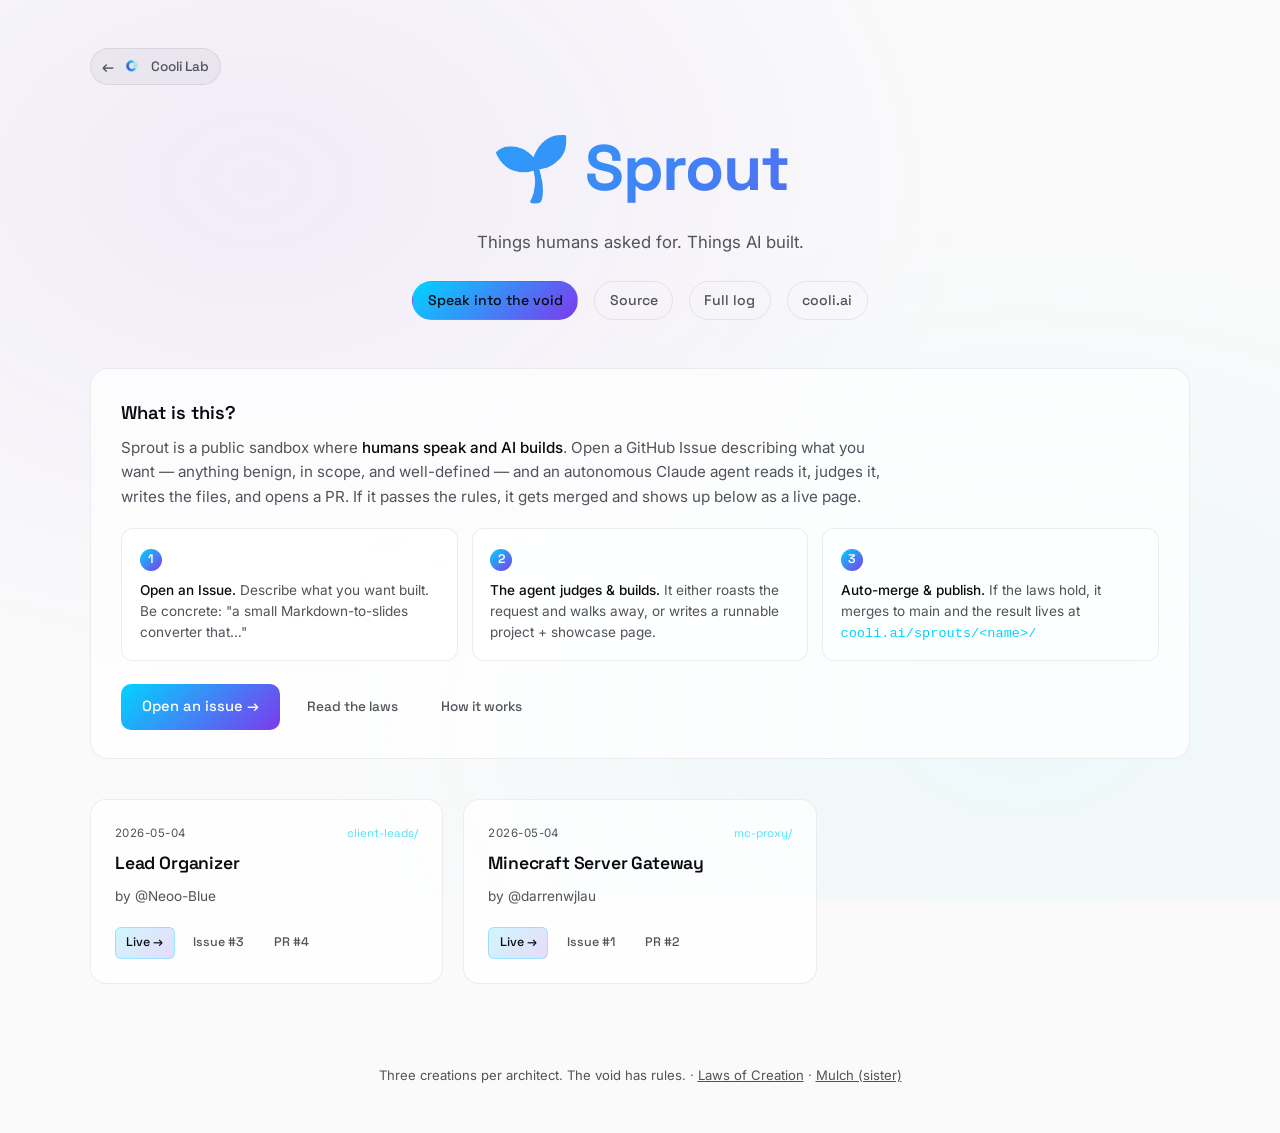
<file: index.html>
<!DOCTYPE html>
<html lang="en">
<head>
<meta charset="UTF-8">
<meta name="viewport" content="width=device-width, initial-scale=1.0">
<title>🌱 Sprout — Cooli Lab</title>
<meta name="description" content="Things humans asked for. Things AI built. A public AI-driven sandbox under Cooli Lab.">
<link rel="icon" type="image/png" href="./logo.png">
<meta property="og:title" content="🌱 Sprout — Cooli Lab">
<meta property="og:description" content="Things humans asked for. Things AI built.">
<meta property="og:image" content="https://cooli.ai/logo.png">
<meta name="theme-color" content="#0a0a0f">
<link rel="preconnect" href="https://fonts.googleapis.com">
<link rel="preconnect" href="https://fonts.gstatic.com" crossorigin>
<link href="https://fonts.googleapis.com/css2?family=Space+Grotesk:wght@400;500;600;700&family=Inter:wght@300;400;500&display=swap" rel="stylesheet">
<style>
:root {
  --bg:#0a0a0f; --darker:#050508; --light:#fff; --gray:#a1a1aa;
  --primary:#00d4ff; --secondary:#7c3aed; --accent:#f472b6;
}
*{margin:0;padding:0;box-sizing:border-box}
html{scroll-behavior:smooth}
body{
  font-family:'Inter',-apple-system,sans-serif;
  background:var(--darker); color:var(--light); line-height:1.6;
  min-height:100vh; padding:3rem 5%;
}
body::before{
  content:''; position:fixed; inset:0; z-index:-1;
  background:
    radial-gradient(ellipse at 20% 20%, rgba(124,58,237,.12) 0%, transparent 50%),
    radial-gradient(ellipse at 80% 80%, rgba(0,212,255,.08) 0%, transparent 50%);
}
.parent-link{display:inline-flex; align-items:center; gap:.45rem; font-family:'Space Grotesk',sans-serif; font-size:.85rem; font-weight:500; color:var(--gray); text-decoration:none; margin:0 0 1.5rem; padding:.4rem .7rem; border-radius:50px; border:1px solid rgba(255,255,255,.08); background:rgba(255,255,255,.02); transition:all .2s ease}
.parent-link img{width:22px; height:22px; display:block}
.parent-arrow{font-size:.95rem; line-height:1; transition:transform .2s ease}
.parent-link:hover .parent-arrow{transform:translateX(-2px)}
.parent-link:hover{color:var(--light); border-color:rgba(255,255,255,.18); background:rgba(255,255,255,.05)}
.parent-wrap{max-width:1100px; margin:0 auto; padding-bottom:.5rem}
header{max-width:1100px; margin:0 auto 3rem; text-align:center}
header h1{
  font-family:'Space Grotesk',sans-serif;
  font-size:clamp(2.5rem,6vw,4rem); font-weight:700; letter-spacing:-.02em;
  background:linear-gradient(135deg,var(--primary),var(--secondary));
  -webkit-background-clip:text; background-clip:text; -webkit-text-fill-color:transparent;
}
header .tagline{color:var(--gray); font-size:1.05rem; margin-top:.6rem}
header nav{margin-top:1.6rem; display:flex; gap:1rem; justify-content:center; flex-wrap:wrap}
header nav a{
  font-family:'Space Grotesk',sans-serif; font-size:.88rem; font-weight:500;
  color:var(--gray); text-decoration:none;
  padding:.45rem .9rem; border-radius:50px;
  border:1px solid rgba(255,255,255,.08);
  transition:all .2s ease;
}
header nav a:hover{color:var(--light); border-color:rgba(255,255,255,.2); background:rgba(255,255,255,.03)}
header nav a.cta{
  color:var(--light);
  background:linear-gradient(135deg,var(--primary),var(--secondary));
  border-color:transparent;
}
header nav a.cta:hover{transform:translateY(-1px); box-shadow:0 8px 24px rgba(0,212,255,.25)}
main{max-width:1100px; margin:0 auto}
.gallery{
  display:grid;
  grid-template-columns:repeat(auto-fill,minmax(290px,1fr));
  gap:1.25rem;
}
.card{
  background:rgba(255,255,255,.03);
  border:1px solid rgba(255,255,255,.07);
  border-radius:16px; padding:1.5rem;
  display:flex; flex-direction:column; gap:.6rem;
  transition:all .25s ease;
}
.card:hover{
  transform:translateY(-3px);
  border-color:rgba(124,58,237,.4);
  background:rgba(255,255,255,.05);
}
.card-meta{display:flex; justify-content:space-between; align-items:baseline; font-size:.72rem; letter-spacing:.04em; text-transform:uppercase; color:var(--gray)}
.card-meta .path{font-family:'Space Grotesk',monospace; color:rgba(0,212,255,.7); text-transform:none; letter-spacing:0}
.card h2{font-family:'Space Grotesk',sans-serif; font-size:1.1rem; font-weight:600; line-height:1.35; letter-spacing:-.01em}
.card .architect{font-size:.85rem; color:var(--gray)}
.card .architect a{color:var(--gray); text-decoration:none; border-bottom:1px solid rgba(255,255,255,.15)}
.card .architect a:hover{color:var(--light); border-bottom-color:rgba(255,255,255,.4)}
.card .links{display:flex; gap:.45rem; flex-wrap:wrap; margin-top:auto; padding-top:.6rem}
.card .links a{
  font-family:'Space Grotesk',sans-serif;
  font-size:.78rem; font-weight:500; text-decoration:none;
  color:var(--gray);
  padding:.32rem .65rem; border-radius:6px;
  background:rgba(255,255,255,.04);
  border:1px solid rgba(255,255,255,.07);
  transition:all .2s ease;
}
.card .links a:hover{color:var(--light); background:rgba(255,255,255,.07); border-color:rgba(255,255,255,.15)}
.card .links a.primary{
  color:var(--light);
  background:linear-gradient(135deg, rgba(0,212,255,.18), rgba(124,58,237,.18));
  border-color:rgba(0,212,255,.3);
}
.card .links a.primary:hover{
  background:linear-gradient(135deg, rgba(0,212,255,.28), rgba(124,58,237,.28));
  border-color:rgba(0,212,255,.5);
}
.empty{
  text-align:center; padding:5rem 2rem; color:var(--gray); font-size:1rem;
  border:1px dashed rgba(255,255,255,.08); border-radius:16px;
}
.empty a{color:var(--primary); text-decoration:none}
.intro{
  max-width:1100px; margin:0 auto 2.5rem;
  padding:1.8rem 1.9rem; border-radius:18px;
  background:linear-gradient(135deg, rgba(0,212,255,.06), rgba(124,58,237,.06));
  border:1px solid rgba(124,58,237,.22);
}
.intro h2{font-family:'Space Grotesk',sans-serif; font-size:1.15rem; font-weight:600; margin-bottom:.55rem}
.intro p{color:var(--gray); font-size:.95rem; max-width:760px; margin-bottom:1.2rem}
.intro p strong{color:var(--light); font-weight:500}
.steps{display:grid; grid-template-columns:repeat(3, 1fr); gap:.85rem; margin-bottom:1.4rem}
.step{
  background:rgba(255,255,255,.025); border:1px solid rgba(255,255,255,.06);
  border-radius:12px; padding:1rem 1.1rem;
}
.step-num{
  display:inline-flex; align-items:center; justify-content:center;
  width:22px; height:22px; border-radius:50%;
  background:linear-gradient(135deg, var(--primary), var(--secondary));
  color:#fff; font-family:'Space Grotesk',sans-serif; font-size:.78rem;
  font-weight:600; margin-bottom:.55rem;
}
.step-text{font-size:.85rem; color:var(--gray); line-height:1.55}
.step-text strong{color:var(--light); font-weight:500}
.intro-cta{display:flex; gap:.6rem; flex-wrap:wrap; align-items:center}
.intro-cta .primary{
  display:inline-block;
  font-family:'Space Grotesk',sans-serif; font-size:.92rem; font-weight:500;
  padding:.7rem 1.3rem; border-radius:10px; text-decoration:none;
  color:#fff;
  background:linear-gradient(135deg, var(--primary), var(--secondary));
  transition:transform .2s ease;
}
.intro-cta .primary:hover{transform:translateY(-1px)}
.intro-cta .secondary{
  font-family:'Space Grotesk',sans-serif; font-size:.85rem; font-weight:500;
  color:var(--gray); text-decoration:none;
  padding:.65rem 1rem; border-radius:10px;
  border:1px solid rgba(255,255,255,.08);
}
.intro-cta .secondary:hover{color:var(--light); border-color:rgba(255,255,255,.18)}
@media (prefers-color-scheme: light){
  :root{
    --bg:#fafafa; --darker:#fafafa; --light:#0a0a0f; --gray:#52525b;
    color-scheme:light;
  }
  body::before{
    background:
      radial-gradient(ellipse at 20% 20%, rgba(124,58,237,.07) 0%, transparent 50%),
      radial-gradient(ellipse at 80% 80%, rgba(0,212,255,.05) 0%, transparent 50%);
  }
  .intro, .step, .card{
    background:rgba(255,255,255,.7); border-color:rgba(15,18,28,.07);
  }
  .empty{border-color:rgba(15,18,28,.1)}
  .parent-link{background:rgba(15,18,28,.04); border-color:rgba(15,18,28,.08)}
  .card-meta{color:#52525b}
  header nav a{border-color:rgba(15,18,28,.08)}
  header nav a:hover{border-color:rgba(15,18,28,.18); background:rgba(15,18,28,.04)}
  footer{border-top-color:rgba(15,18,28,.06)}
  footer a{border-bottom-color:rgba(15,18,28,.15)}
}
@media (max-width:760px){
  .steps{grid-template-columns:1fr}
}
footer{
  max-width:1100px; margin:3rem auto 0;
  text-align:center; color:var(--gray); font-size:.82rem;
  padding-top:2rem; border-top:1px solid rgba(255,255,255,.05);
}
footer a{color:var(--gray); border-bottom:1px solid rgba(255,255,255,.12)}
footer a:hover{color:var(--light)}
@media (max-width:540px){
  body{padding:2rem 1rem}
  .gallery{grid-template-columns:1fr}
}
</style>
</head>
<body>
<div class="parent-wrap">
  <a class="parent-link" href="https://cooli.ai/#lab" aria-label="Back to Cooli Lab"><span class="parent-arrow" aria-hidden="true">←</span><img src="./logo.png" alt="">Cooli Lab</a>
</div>
<header>
  <h1>🌱 Sprout</h1>
  <p class="tagline">Things humans asked for. Things AI built.</p>
  <nav>
    <a class="cta" href="https://github.com/Cooli-Lab/sprout/issues/new/choose">Speak into the void</a>
    <a href="https://github.com/Cooli-Lab/sprout">Source</a>
    <a href="https://github.com/Cooli-Lab/sprout/blob/main/MANIFESTATIONS.md">Full log</a>
    <a href="https://cooli.ai">cooli.ai</a>
  </nav>
</header>
<main>
<section class="intro">
  <h2>What is this?</h2>
  <p>Sprout is a public sandbox where <strong>humans speak and AI builds</strong>. Open a GitHub Issue describing what you want — anything benign, in scope, and well-defined — and an autonomous Claude agent reads it, judges it, writes the files, and opens a PR. If it passes the rules, it gets merged and shows up below as a live page.</p>
  <div class="steps">
    <div class="step">
      <div class="step-num">1</div>
      <div class="step-text"><strong>Open an Issue.</strong> Describe what you want built. Be concrete: "a small Markdown-to-slides converter that…"</div>
    </div>
    <div class="step">
      <div class="step-num">2</div>
      <div class="step-text"><strong>The agent judges &amp; builds.</strong> It either roasts the request and walks away, or writes a runnable project + showcase page.</div>
    </div>
    <div class="step">
      <div class="step-num">3</div>
      <div class="step-text"><strong>Auto-merge &amp; publish.</strong> If the laws hold, it merges to main and the result lives at <code style="color:var(--primary)">cooli.ai/sprouts/&lt;name&gt;/</code></div>
    </div>
  </div>
  <div class="intro-cta">
    <a class="primary" href="https://github.com/Cooli-Lab/sprout/issues/new/choose">Open an issue →</a>
    <a class="secondary" href="https://github.com/Cooli-Lab/sprout/blob/main/CLAUDE.md">Read the laws</a>
    <a class="secondary" href="https://github.com/Cooli-Lab/sprout/blob/main/README.md">How it works</a>
  </div>
</section>
<script type="application/ld+json">{"@context":"https://schema.org","@type":"ItemList","name":"Sprout manifestations","description":"AI-built projects manifested from human-authored GitHub Issues in the Cooli Lab.","itemListElement":[{"@type":"ListItem","position":1,"item":{"@type":"Article","headline":"Lead Organizer","url":"https://cooli.ai/sprouts/client-leads/","datePublished":"2026-05-04","author":{"@type":"Person","name":"@Neoo-Blue","url":"https://github.com/Neoo-Blue"},"publisher":{"@type":"Organization","name":"Cooli AI","url":"https://cooli.ai/","logo":"https://cooli.ai/logo.png"},"isPartOf":{"@type":"Collection","name":"Sprout \u2014 Cooli Lab","url":"https://cooli.ai/sprouts/"}}},{"@type":"ListItem","position":2,"item":{"@type":"Article","headline":"Minecraft Server Gateway","url":"https://cooli.ai/sprouts/mc-proxy/","datePublished":"2026-05-04","author":{"@type":"Person","name":"@darrenwjlau","url":"https://github.com/darrenwjlau"},"publisher":{"@type":"Organization","name":"Cooli AI","url":"https://cooli.ai/","logo":"https://cooli.ai/logo.png"},"isPartOf":{"@type":"Collection","name":"Sprout \u2014 Cooli Lab","url":"https://cooli.ai/sprouts/"}}}]}</script><div class="gallery">
    <article class="card">
      <div class="card-meta">
        <span class="date">2026-05-04</span>
        <span class="path">client-leads/</span>
      </div>
      <h2>Lead Organizer</h2>
      <div class="architect">by <a href="https://github.com/Neoo-Blue">@Neoo-Blue</a></div>
      <div class="links">
        <a class="primary" href="./client-leads/">Live →</a>
        <a href="https://github.com/Cooli-Lab/sprout/issues/3">Issue #3</a>
        <a href="https://github.com/Cooli-Lab/sprout/pull/4">PR #4</a>
      </div>
    </article>
    <article class="card">
      <div class="card-meta">
        <span class="date">2026-05-04</span>
        <span class="path">mc-proxy/</span>
      </div>
      <h2>Minecraft Server Gateway</h2>
      <div class="architect">by <a href="https://github.com/darrenwjlau">@darrenwjlau</a></div>
      <div class="links">
        <a class="primary" href="./mc-proxy/">Live →</a>
        <a href="https://github.com/Cooli-Lab/sprout/issues/1">Issue #1</a>
        <a href="https://github.com/Cooli-Lab/sprout/pull/2">PR #2</a>
      </div>
    </article>
  </div>
</main>
<footer>
  Three creations per architect. The void has rules. ·
  <a href="https://github.com/Cooli-Lab/sprout/blob/main/CLAUDE.md">Laws of Creation</a> ·
  <a href="https://github.com/Cooli-Lab/mulch">Mulch (sister)</a>
</footer>
</body>
</html>
</file>
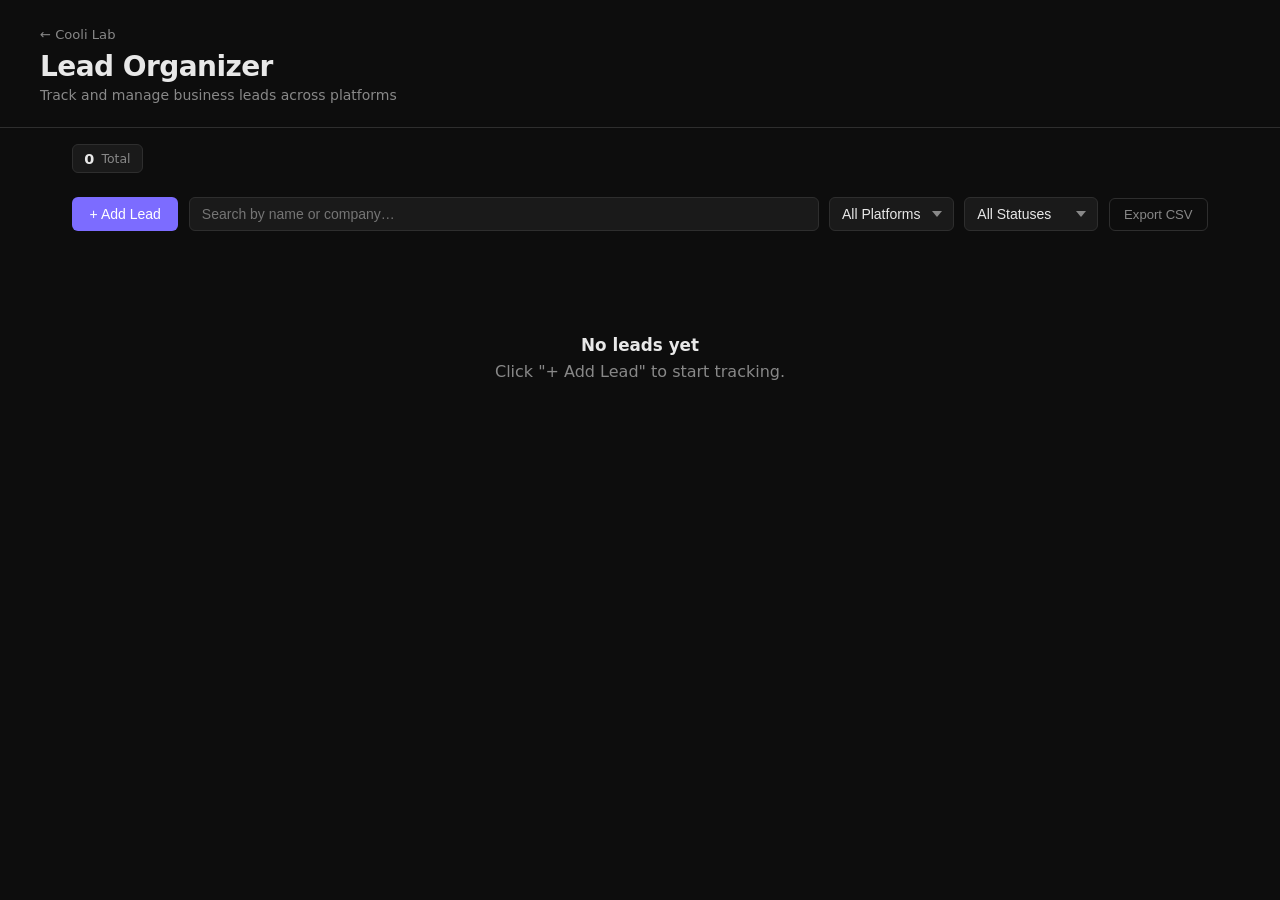
<file: client-leads/index.html>
<!DOCTYPE html>
<html lang="en">
<head>
  <meta charset="UTF-8">
  <meta name="viewport" content="width=device-width, initial-scale=1.0">
  <title>Lead Organizer — Cooli Lab</title>
  <link rel="stylesheet" href="style.css">
</head>
<body>

  <header>
    <div class="header-inner">
      <a href="../" class="back-link">← Cooli Lab</a>
      <h1>Lead Organizer</h1>
      <p class="subtitle">Track and manage business leads across platforms</p>
    </div>
  </header>

  <div class="stats-bar" id="stats-bar"></div>

  <div class="controls">
    <button id="add-btn" class="btn-primary">+ Add Lead</button>
    <input type="text" id="search" placeholder="Search by name or company…">
    <select id="filter-platform">
      <option value="">All Platforms</option>
    </select>
    <select id="filter-status">
      <option value="">All Statuses</option>
    </select>
    <button id="export-btn" class="export-btn">Export CSV</button>
  </div>

  <main id="leads-container"></main>

  <!-- Modal -->
  <div id="modal" class="modal hidden" role="dialog" aria-modal="true" aria-labelledby="modal-title">
    <div class="modal-box">
      <h2 id="modal-title">Add Lead</h2>
      <form id="lead-form" novalidate>

        <div class="form-row">
          <div class="form-group">
            <label for="f-name">Name <span class="req">*</span></label>
            <input type="text" id="f-name" name="name" placeholder="Jane Smith" required>
          </div>
          <div class="form-group">
            <label for="f-company">Company</label>
            <input type="text" id="f-company" name="company" placeholder="Acme Corp">
          </div>
        </div>

        <div class="form-row">
          <div class="form-group">
            <label for="f-platform">Platform <span class="req">*</span></label>
            <select id="f-platform" name="platform"></select>
          </div>
          <div class="form-group">
            <label for="f-status">Status <span class="req">*</span></label>
            <select id="f-status" name="status"></select>
          </div>
        </div>

        <div class="form-group">
          <label for="f-contact">Contact info</label>
          <input type="text" id="f-contact" name="contact" placeholder="email, handle, phone…">
        </div>

        <div class="form-group">
          <label for="f-notes">Notes</label>
          <textarea id="f-notes" name="notes" placeholder="Context, next steps, any details…"></textarea>
        </div>

        <div class="form-error hidden" id="form-error">Name is required.</div>

        <div class="modal-actions">
          <button type="button" class="btn-secondary" id="cancel-btn">Cancel</button>
          <button type="submit" class="btn-primary" id="submit-btn">Save Lead</button>
        </div>
      </form>
    </div>
  </div>

  <script src="app.js"></script>
</body>
</html>
</file>
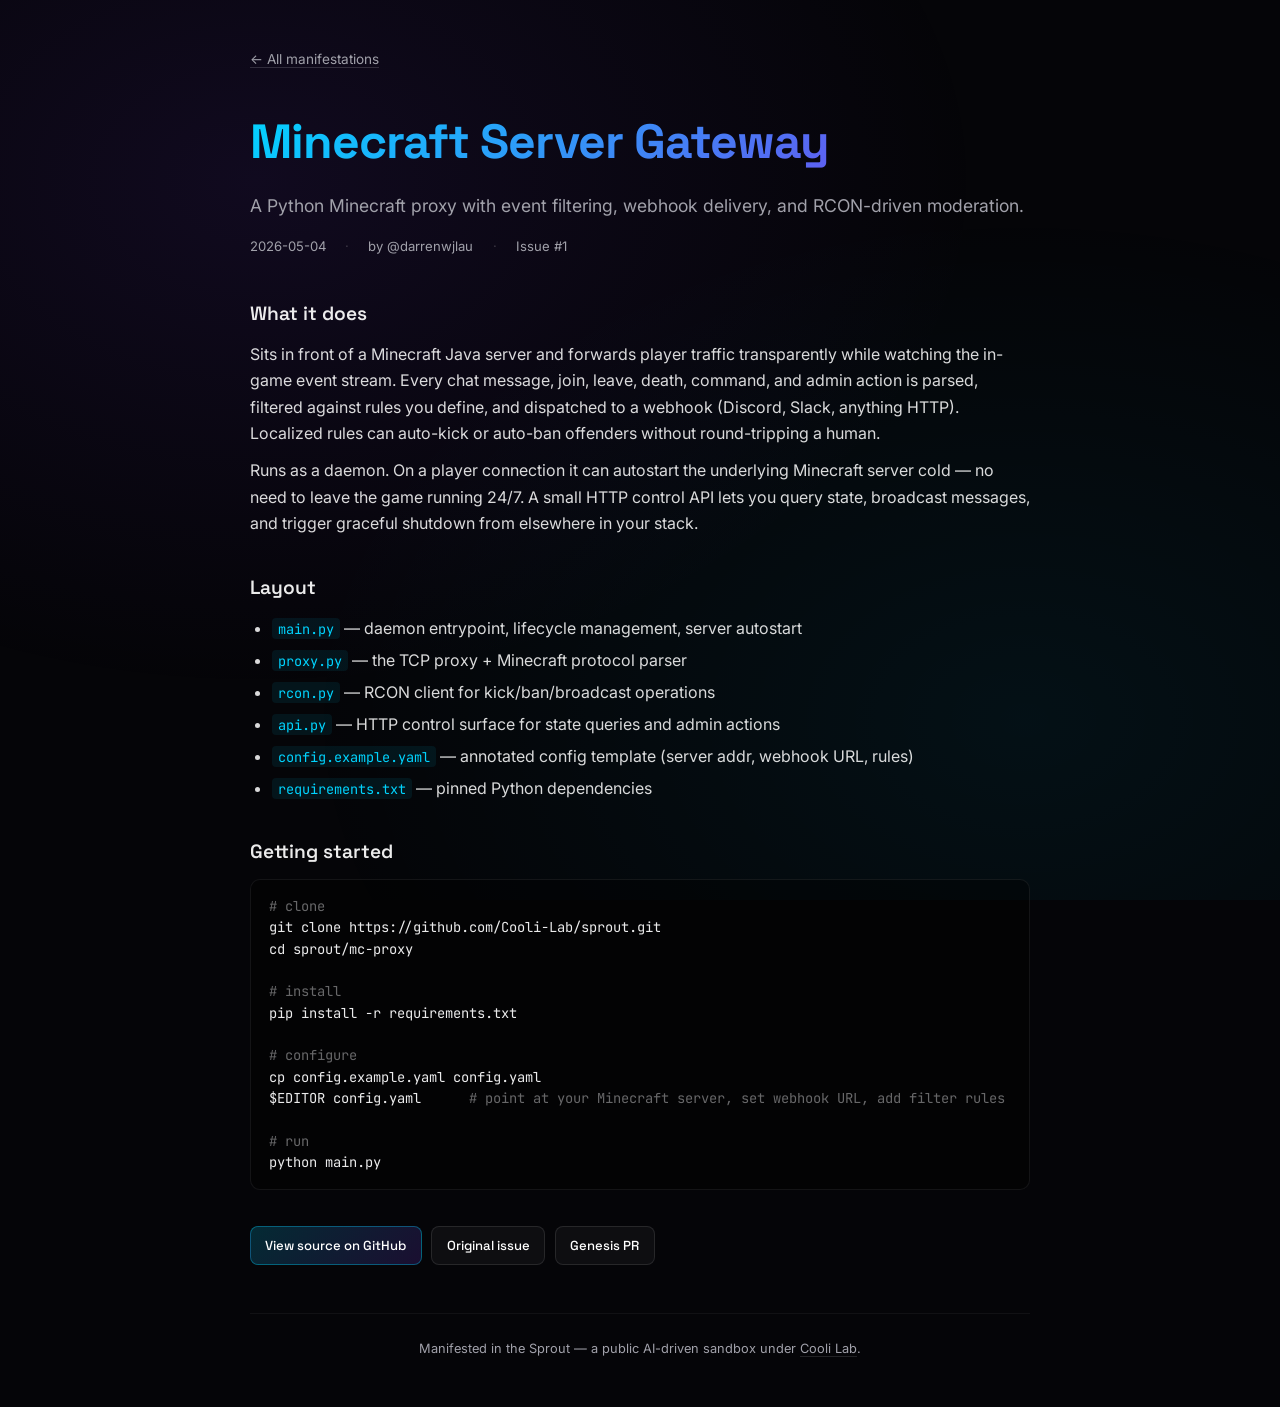
<file: mc-proxy/index.html>
<!DOCTYPE html>
<html lang="en">
<head>
<meta charset="UTF-8">
<meta name="viewport" content="width=device-width, initial-scale=1.0">
<title>Minecraft Server Gateway — Sprout</title>
<meta name="description" content="Minecraft Server Gateway — a Python proxy with event filtering, webhook delivery, RCON-driven moderation, and a control API.">
<link rel="preconnect" href="https://fonts.googleapis.com">
<link rel="preconnect" href="https://fonts.gstatic.com" crossorigin>
<link href="https://fonts.googleapis.com/css2?family=Space+Grotesk:wght@400;500;600;700&family=Inter:wght@300;400;500&family=JetBrains+Mono:wght@400;500&display=swap" rel="stylesheet">
<style>
:root{--bg:#0a0a0f;--darker:#050508;--light:#fff;--gray:#a1a1aa;--primary:#00d4ff;--secondary:#7c3aed;--accent:#f472b6}
*{margin:0;padding:0;box-sizing:border-box}
body{font-family:'Inter',-apple-system,sans-serif;background:var(--darker);color:var(--light);line-height:1.65;min-height:100vh;padding:3rem 5%}
body::before{content:'';position:fixed;inset:0;z-index:-1;background:radial-gradient(ellipse at 20% 20%,rgba(124,58,237,.1) 0%,transparent 50%),radial-gradient(ellipse at 80% 80%,rgba(0,212,255,.06) 0%,transparent 50%)}
.wrap{max-width:780px;margin:0 auto}
.crumb{font-size:.85rem;color:var(--gray);margin-bottom:2rem}
.crumb a{color:var(--gray);text-decoration:none;border-bottom:1px solid rgba(255,255,255,.15)}
.crumb a:hover{color:var(--light)}
header{margin-bottom:2.5rem}
h1{font-family:'Space Grotesk',sans-serif;font-size:clamp(2rem,5vw,3rem);font-weight:700;letter-spacing:-.02em;margin-bottom:.6rem;background:linear-gradient(135deg,var(--primary),var(--secondary));-webkit-background-clip:text;background-clip:text;-webkit-text-fill-color:transparent}
.tagline{font-size:1.1rem;color:var(--gray)}
.meta{display:flex;gap:1.2rem;flex-wrap:wrap;font-size:.82rem;color:var(--gray);margin-top:1rem}
.meta span::before{content:'·';margin-right:1.2rem;color:rgba(255,255,255,.2)}
.meta span:first-child::before{content:none;margin:0}
section{margin-bottom:2.2rem}
h2{font-family:'Space Grotesk',sans-serif;font-size:1.2rem;font-weight:600;margin-bottom:.7rem;color:rgba(255,255,255,.92)}
p{color:rgba(255,255,255,.85);margin-bottom:.7rem}
ul{padding-left:1.4rem;color:rgba(255,255,255,.85)}
ul li{margin-bottom:.35rem}
ul li code{font-family:'JetBrains Mono',monospace;font-size:.85em;color:var(--primary);background:rgba(0,212,255,.08);padding:.1rem .35rem;border-radius:4px}
pre{background:rgba(0,0,0,.4);border:1px solid rgba(255,255,255,.07);border-radius:10px;padding:1rem 1.1rem;overflow-x:auto;font-family:'JetBrains Mono',monospace;font-size:.86rem;line-height:1.55;color:rgba(255,255,255,.92)}
pre .c{color:rgba(255,255,255,.4)}
.links{display:flex;gap:.6rem;flex-wrap:wrap;margin-top:1rem}
.links a{font-family:'Space Grotesk',sans-serif;font-size:.82rem;font-weight:500;text-decoration:none;color:var(--light);padding:.5rem .9rem;border-radius:8px;background:rgba(255,255,255,.04);border:1px solid rgba(255,255,255,.1);transition:all .2s ease}
.links a:hover{background:rgba(255,255,255,.07);border-color:rgba(255,255,255,.2)}
.links a.primary{background:linear-gradient(135deg,rgba(0,212,255,.18),rgba(124,58,237,.18));border-color:rgba(0,212,255,.35)}
.links a.primary:hover{background:linear-gradient(135deg,rgba(0,212,255,.28),rgba(124,58,237,.28))}
footer{margin-top:3rem;padding-top:1.5rem;border-top:1px solid rgba(255,255,255,.05);font-size:.8rem;color:var(--gray);text-align:center}
footer a{color:var(--gray);border-bottom:1px solid rgba(255,255,255,.12);text-decoration:none}
footer a:hover{color:var(--light)}
</style>
</head>
<body>
<div class="wrap">
<div class="crumb"><a href="../">← All manifestations</a></div>

<header>
<h1>Minecraft Server Gateway</h1>
<div class="tagline">A Python Minecraft proxy with event filtering, webhook delivery, and RCON-driven moderation.</div>
<div class="meta">
<span>2026-05-04</span>
<span>by @darrenwjlau</span>
<span>Issue #1</span>
</div>
</header>

<section>
<h2>What it does</h2>
<p>Sits in front of a Minecraft Java server and forwards player traffic transparently while watching the in-game event stream. Every chat message, join, leave, death, command, and admin action is parsed, filtered against rules you define, and dispatched to a webhook (Discord, Slack, anything HTTP). Localized rules can auto-kick or auto-ban offenders without round-tripping a human.</p>
<p>Runs as a daemon. On a player connection it can autostart the underlying Minecraft server cold — no need to leave the game running 24/7. A small HTTP control API lets you query state, broadcast messages, and trigger graceful shutdown from elsewhere in your stack.</p>
</section>

<section>
<h2>Layout</h2>
<ul>
<li><code>main.py</code> — daemon entrypoint, lifecycle management, server autostart</li>
<li><code>proxy.py</code> — the TCP proxy + Minecraft protocol parser</li>
<li><code>rcon.py</code> — RCON client for kick/ban/broadcast operations</li>
<li><code>api.py</code> — HTTP control surface for state queries and admin actions</li>
<li><code>config.example.yaml</code> — annotated config template (server addr, webhook URL, rules)</li>
<li><code>requirements.txt</code> — pinned Python dependencies</li>
</ul>
</section>

<section>
<h2>Getting started</h2>
<pre><span class="c"># clone</span>
git clone https://github.com/Cooli-Lab/sprout.git
cd sprout/mc-proxy

<span class="c"># install</span>
pip install -r requirements.txt

<span class="c"># configure</span>
cp config.example.yaml config.yaml
$EDITOR config.yaml      <span class="c"># point at your Minecraft server, set webhook URL, add filter rules</span>

<span class="c"># run</span>
python main.py</pre>
</section>

<section>
<div class="links">
<a class="primary" href="https://github.com/Cooli-Lab/sprout/tree/main/mc-proxy">View source on GitHub</a>
<a href="https://github.com/Cooli-Lab/sprout/issues/1">Original issue</a>
<a href="https://github.com/Cooli-Lab/sprout/pull/2">Genesis PR</a>
</div>
</section>

<footer>
Manifested in the Sprout — a public AI-driven sandbox under <a href="https://cooli.ai">Cooli Lab</a>.
</footer>
</div>
</body>
</html>
</file>
<file: client-leads/style.css>
:root {
  --bg:        #0d0d0d;
  --surface:   #1a1a1a;
  --surface2:  #242424;
  --border:    #2e2e2e;
  --text:      #e8e8e8;
  --muted:     #888;
  --accent:    #7c6cff;
  --accent-h:  #9a8dff;
}

*, *::before, *::after { box-sizing: border-box; margin: 0; padding: 0; }

body {
  background: var(--bg);
  color: var(--text);
  font-family: system-ui, -apple-system, sans-serif;
  min-height: 100vh;
}

/* ── Header ── */
header {
  border-bottom: 1px solid var(--border);
  padding: 1.5rem 2rem;
}
.header-inner { max-width: 1200px; margin: 0 auto; }

.back-link {
  display: inline-block;
  color: var(--muted);
  text-decoration: none;
  font-size: 0.82rem;
  margin-bottom: 0.5rem;
}
.back-link:hover { color: var(--text); }

h1 {
  font-size: 1.75rem;
  font-weight: 600;
  letter-spacing: -0.02em;
}
.subtitle { color: var(--muted); font-size: 0.875rem; margin-top: 0.25rem; }

/* ── Stats ── */
.stats-bar {
  display: flex;
  flex-wrap: wrap;
  gap: 0.6rem;
  max-width: 1200px;
  margin: 0 auto;
  padding: 1rem 2rem 0.5rem;
}

.stat-chip {
  display: flex;
  align-items: center;
  gap: 0.45rem;
  background: var(--surface);
  border: 1px solid var(--border);
  border-radius: 6px;
  padding: 0.35rem 0.7rem;
  font-size: 0.78rem;
  color: var(--muted);
}
.stat-chip .count { font-weight: 700; font-size: 0.9rem; color: var(--text); }

/* ── Controls ── */
.controls {
  display: flex;
  flex-wrap: wrap;
  align-items: center;
  gap: 0.65rem;
  max-width: 1200px;
  margin: 0 auto;
  padding: 1rem 2rem 1.5rem;
}

.btn-primary {
  background: var(--accent);
  color: #fff;
  border: none;
  border-radius: 6px;
  padding: 0.55rem 1.1rem;
  font-size: 0.875rem;
  font-weight: 500;
  cursor: pointer;
  white-space: nowrap;
}
.btn-primary:hover { background: var(--accent-h); }

input[type="text"], select {
  background: var(--surface);
  border: 1px solid var(--border);
  color: var(--text);
  border-radius: 6px;
  padding: 0.5rem 0.75rem;
  font-size: 0.875rem;
  outline: none;
  appearance: none;
}
input[type="text"] { flex: 1; min-width: 180px; }
input[type="text"]:focus, select:focus { border-color: var(--accent); }
select { cursor: pointer; background-image: url("data:image/svg+xml,%3Csvg xmlns='http://www.w3.org/2000/svg' width='10' height='6'%3E%3Cpath d='M0 0l5 6 5-6z' fill='%23888'/%3E%3C/svg%3E"); background-repeat: no-repeat; background-position: right 0.7rem center; padding-right: 2rem; }

.export-btn {
  background: transparent;
  border: 1px solid var(--border);
  color: var(--muted);
  border-radius: 6px;
  padding: 0.5rem 0.9rem;
  font-size: 0.82rem;
  cursor: pointer;
  white-space: nowrap;
  margin-left: auto;
}
.export-btn:hover { color: var(--text); border-color: #555; }

/* ── Lead grid ── */
main {
  max-width: 1200px;
  margin: 0 auto;
  padding: 0 2rem 4rem;
  display: grid;
  grid-template-columns: repeat(auto-fill, minmax(300px, 1fr));
  gap: 1rem;
  align-items: start;
}

.empty-state {
  grid-column: 1 / -1;
  text-align: center;
  padding: 5rem 2rem;
  color: var(--muted);
}
.empty-state h3 { font-size: 1.05rem; color: var(--text); margin-bottom: 0.4rem; }

/* ── Lead card ── */
.lead-card {
  background: var(--surface);
  border: 1px solid var(--border);
  border-radius: 10px;
  padding: 1.2rem;
  display: flex;
  flex-direction: column;
  gap: 0.7rem;
  transition: border-color 0.12s;
}
.lead-card:hover { border-color: #444; }

.card-top {
  display: flex;
  justify-content: space-between;
  align-items: flex-start;
  gap: 0.5rem;
}
.card-name { font-weight: 600; font-size: 0.975rem; }
.card-company { font-size: 0.78rem; color: var(--muted); margin-top: 0.1rem; }

.badges { display: flex; flex-wrap: wrap; gap: 0.35rem; flex-shrink: 0; }

.badge {
  font-size: 0.67rem;
  font-weight: 700;
  padding: 0.18rem 0.45rem;
  border-radius: 4px;
  text-transform: uppercase;
  letter-spacing: 0.05em;
}
.badge-platform { background: var(--surface2); color: var(--muted); border: 1px solid var(--border); }

/* status palette */
.s-new       { background: #1a3a6a; color: #7db8f9; }
.s-contacted { background: #4a3010; color: #fcd370; }
.s-qualified { background: #4a2410; color: #fba060; }
.s-proposal  { background: #2d1d52; color: #c4a6ff; }
.s-won       { background: #0d3520; color: #5ee887; }
.s-lost      { background: #242424; color: #777; }

.card-contact { font-size: 0.79rem; color: var(--muted); }

.card-notes {
  font-size: 0.81rem;
  color: var(--muted);
  line-height: 1.5;
  border-left: 2px solid var(--border);
  padding-left: 0.7rem;
  white-space: pre-wrap;
  word-break: break-word;
}

.card-footer {
  display: flex;
  justify-content: space-between;
  align-items: center;
  margin-top: 0.2rem;
}
.card-date { font-size: 0.72rem; color: #555; }

.card-actions { display: flex; gap: 0.4rem; }

.btn-sm {
  background: var(--surface2);
  border: 1px solid var(--border);
  color: var(--muted);
  border-radius: 5px;
  padding: 0.28rem 0.6rem;
  font-size: 0.74rem;
  cursor: pointer;
}
.btn-sm:hover { color: var(--text); border-color: #555; }
.btn-sm.danger:hover { color: #f87171; border-color: #f87171; }

/* ── Modal ── */
.modal {
  position: fixed;
  inset: 0;
  background: rgba(0,0,0,0.72);
  display: flex;
  align-items: center;
  justify-content: center;
  z-index: 200;
  padding: 1rem;
}
.modal.hidden { display: none; }

.modal-box {
  background: var(--surface);
  border: 1px solid var(--border);
  border-radius: 12px;
  padding: 2rem;
  width: 100%;
  max-width: 520px;
  max-height: 92vh;
  overflow-y: auto;
}
.modal-box h2 { font-size: 1.15rem; margin-bottom: 1.4rem; }

.form-row { display: grid; grid-template-columns: 1fr 1fr; gap: 0.85rem; }

.form-group { margin-bottom: 0.9rem; }

label {
  display: block;
  font-size: 0.78rem;
  color: var(--muted);
  font-weight: 500;
  margin-bottom: 0.3rem;
}
.req { color: var(--accent); }

.form-group input[type="text"],
.form-group select,
.form-group textarea {
  width: 100%;
  background: var(--surface2);
  border: 1px solid var(--border);
  color: var(--text);
  border-radius: 6px;
  padding: 0.55rem 0.75rem;
  font-size: 0.875rem;
  outline: none;
  font-family: inherit;
  appearance: none;
}
.form-group select { background-image: url("data:image/svg+xml,%3Csvg xmlns='http://www.w3.org/2000/svg' width='10' height='6'%3E%3Cpath d='M0 0l5 6 5-6z' fill='%23888'/%3E%3C/svg%3E"); background-repeat: no-repeat; background-position: right 0.7rem center; padding-right: 2rem; cursor: pointer; }
.form-group input[type="text"]:focus,
.form-group select:focus,
.form-group textarea:focus { border-color: var(--accent); }

textarea { resize: vertical; min-height: 80px; }

.form-error {
  background: #3a1515;
  border: 1px solid #7f2020;
  color: #f87171;
  border-radius: 6px;
  padding: 0.5rem 0.75rem;
  font-size: 0.82rem;
  margin-bottom: 0.9rem;
}
.form-error.hidden { display: none; }

.modal-actions {
  display: flex;
  justify-content: flex-end;
  gap: 0.65rem;
  margin-top: 1.25rem;
}

.btn-secondary {
  background: transparent;
  border: 1px solid var(--border);
  color: var(--muted);
  border-radius: 6px;
  padding: 0.55rem 1.1rem;
  font-size: 0.875rem;
  cursor: pointer;
}
.btn-secondary:hover { color: var(--text); border-color: #555; }

/* ── Responsive ── */
@media (max-width: 640px) {
  header, .stats-bar, .controls, main { padding-left: 1rem; padding-right: 1rem; }
  h1 { font-size: 1.4rem; }
  main { grid-template-columns: 1fr; }
  .form-row { grid-template-columns: 1fr; }
  .export-btn { margin-left: 0; }
}
</file>
